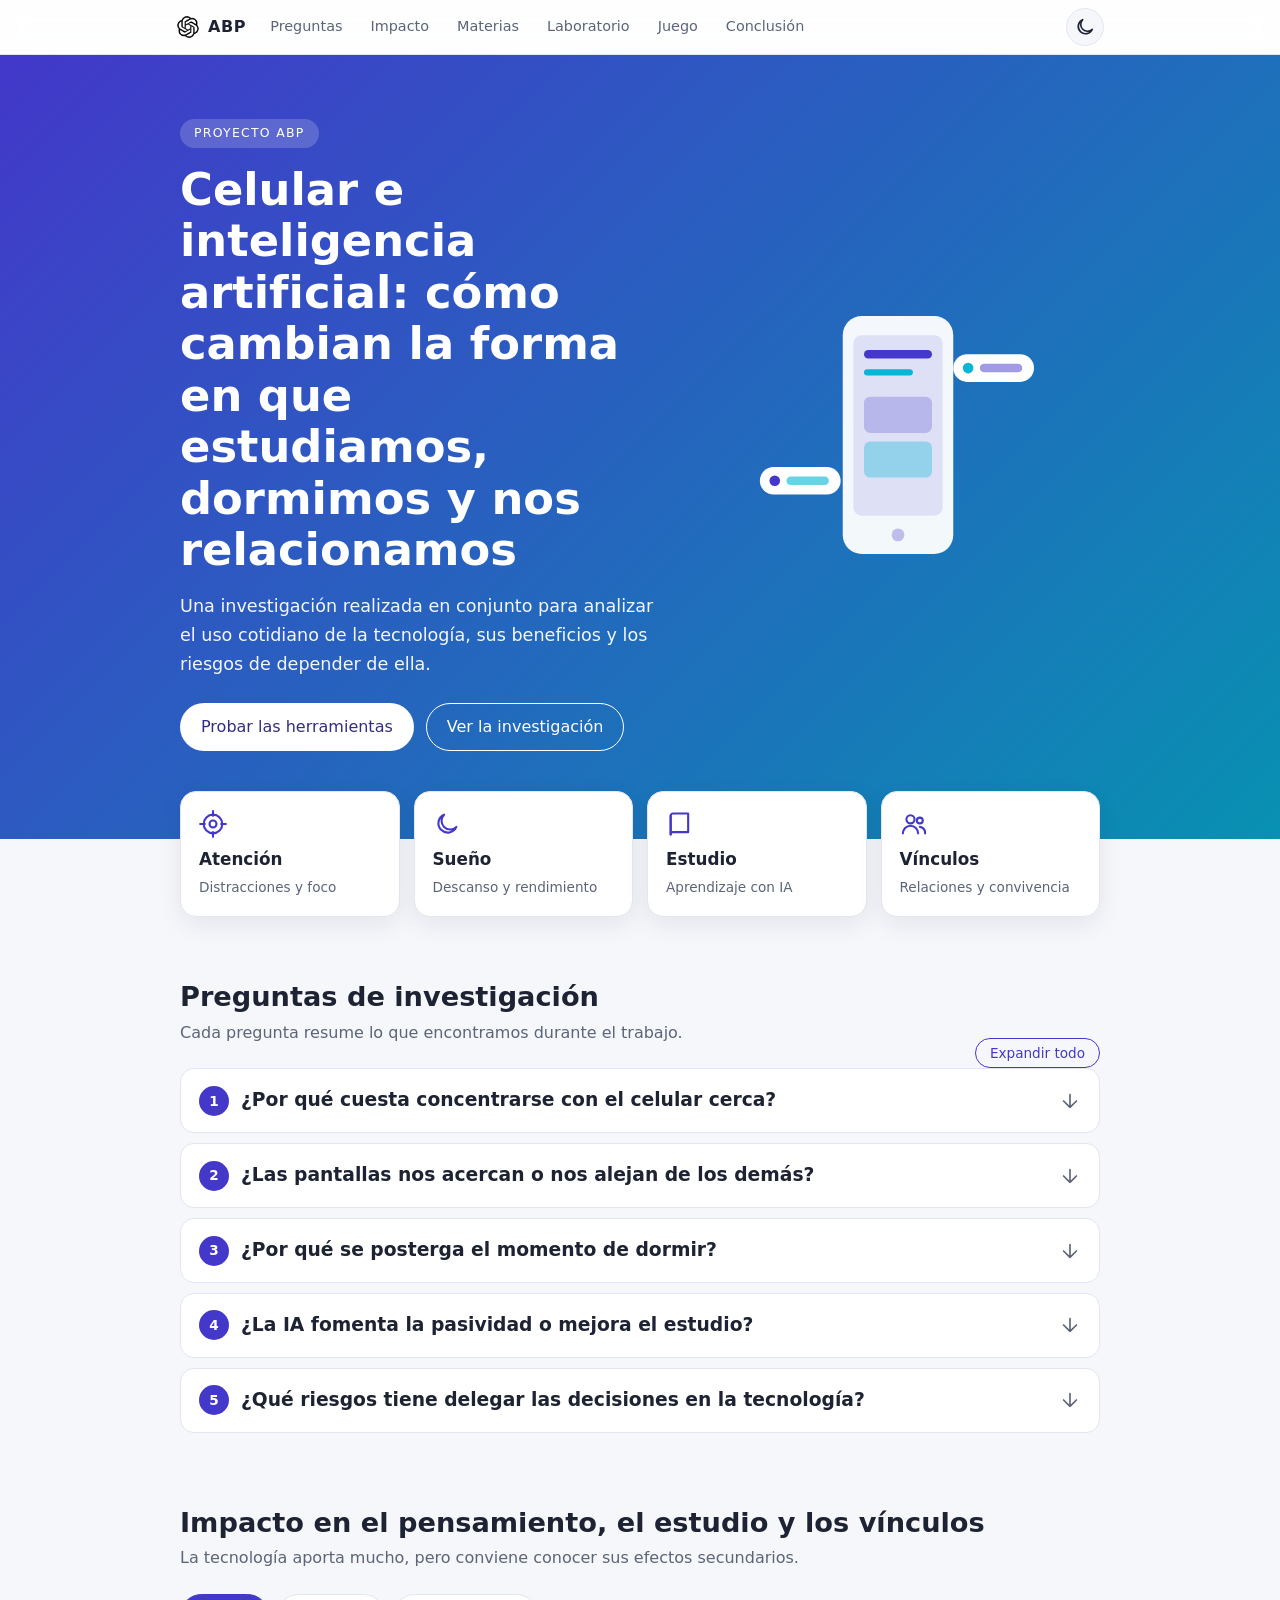
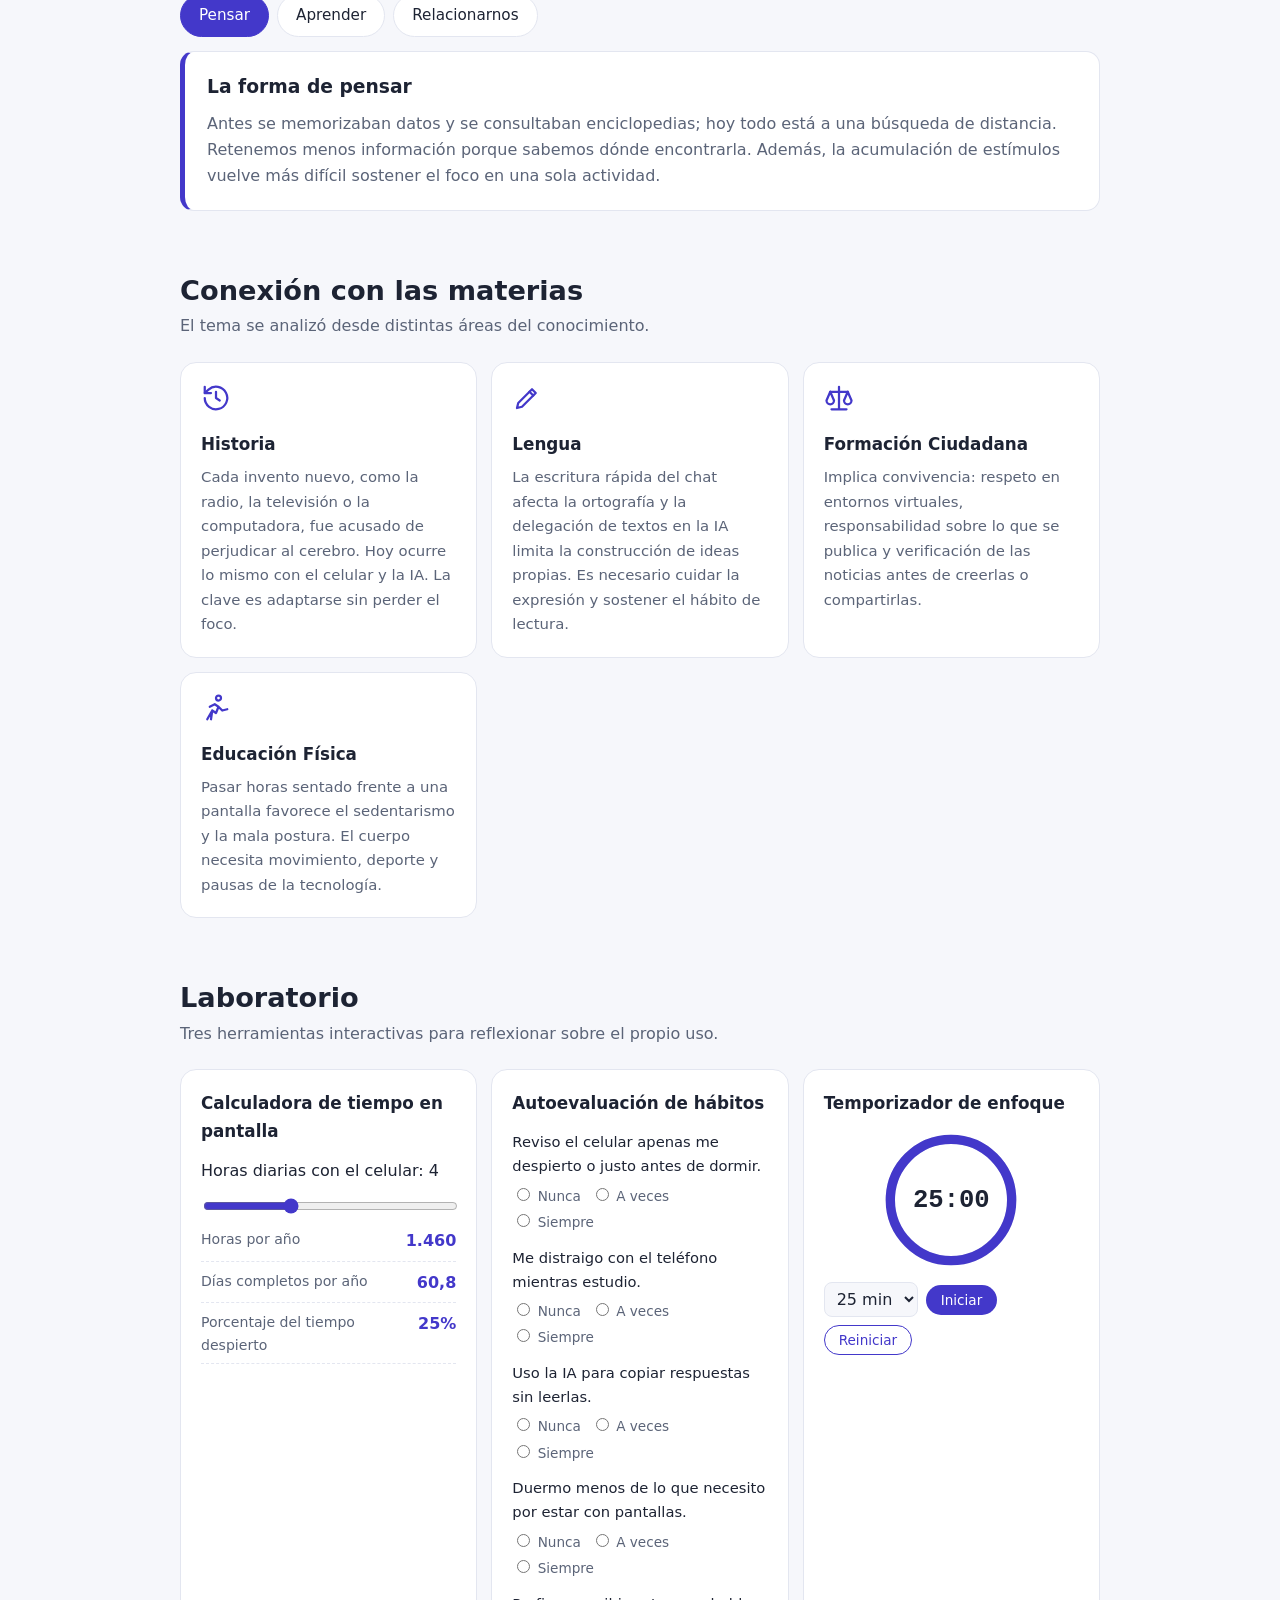
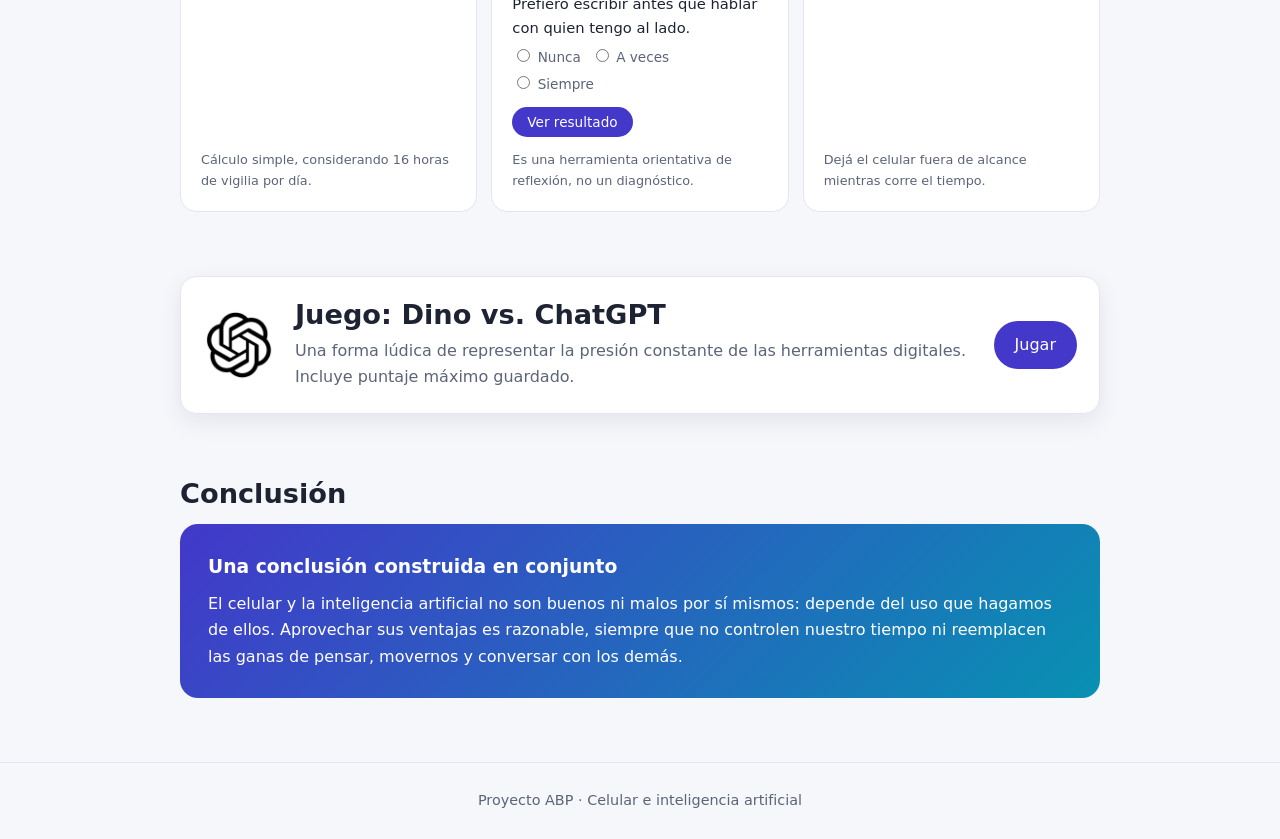
<file: index.html>
<!DOCTYPE html>
<html lang="es">
<head>
<meta charset="UTF-8">
<meta name="viewport" content="width=device-width, initial-scale=1">
<title>Celular e inteligencia artificial | Proyecto ABP</title>
<meta name="description" content="Proyecto de Aprendizaje Basado en Proyectos sobre cómo el celular y la inteligencia artificial influyen en el estudio, el sueño y los vínculos.">
<meta name="theme-color" content="#4338ca">
<link rel="icon" href="logo.png">
<script>try{var t=localStorage.getItem('theme');if(t)document.documentElement.dataset.theme=t}catch(e){}</script>
<link rel="stylesheet" href="assets/css/style.css">
</head>
<body>
<a class="skip" href="#contenido">Saltar al contenido</a>
<div id="bar" role="presentation"></div>

<svg width="0" height="0" style="position:absolute" aria-hidden="true">
<symbol id="i-focus" viewBox="0 0 24 24"><circle cx="12" cy="12" r="8"/><circle cx="12" cy="12" r="3"/><path d="M12 1v4M12 19v4M1 12h4M19 12h4"/></symbol>
<symbol id="i-moon" viewBox="0 0 24 24"><path d="M20 14.5A8 8 0 1 1 9.5 4a6.5 6.5 0 0 0 10.5 10.5z"/></symbol>
<symbol id="i-book" viewBox="0 0 24 24"><path d="M4 5a2 2 0 0 1 2-2h13v16H6a2 2 0 0 0-2 2z"/><path d="M4 21V5"/></symbol>
<symbol id="i-users" viewBox="0 0 24 24"><circle cx="9" cy="8" r="3.5"/><path d="M2.5 20a6.5 6.5 0 0 1 13 0"/><circle cx="17" cy="9" r="2.5"/><path d="M17 14.5a5 5 0 0 1 4.5 5.5"/></symbol>
<symbol id="i-history" viewBox="0 0 24 24"><path d="M3 12a9 9 0 1 0 3-6.7L3 8"/><path d="M3 3v5h5M12 7v5l3 2"/></symbol>
<symbol id="i-pen" viewBox="0 0 24 24"><path d="M4 20l1-4L16 5l3 3L8 19z"/><path d="M14 7l3 3"/></symbol>
<symbol id="i-scale" viewBox="0 0 24 24"><path d="M12 3v18M6 21h12M5 7h14"/><path d="M5 7l-3 7a3 3 0 0 0 6 0zM19 7l-3 7a3 3 0 0 0 6 0z"/></symbol>
<symbol id="i-run" viewBox="0 0 24 24"><circle cx="14" cy="4" r="2"/><path d="M5 21l4-7 3 2 2-5-3-2-4 2M14 11l3 3 4-1M9 14l-1 7"/></symbol>
<symbol id="i-sun" viewBox="0 0 24 24"><circle cx="12" cy="12" r="4"/><path d="M12 2v2M12 20v2M2 12h2M20 12h2M5 5l1.5 1.5M17.5 17.5L19 19M5 19l1.5-1.5M17.5 6.5L19 5"/></symbol>
<symbol id="i-up" viewBox="0 0 24 24"><path d="M12 19V5M5 12l7-7 7 7"/></symbol>
</svg>

<header class="top">
  <nav aria-label="Principal">
    <a class="brand" href="#inicio"><img src="logo.png" alt="" width="24" height="24">ABP</a>
    <div class="links">
      <a href="#preguntas">Preguntas</a><a href="#impacto">Impacto</a><a href="#materias">Materias</a>
      <a href="#laboratorio">Laboratorio</a><a href="#juego">Juego</a><a href="#conclusion">Conclusión</a>
    </div>
    <button id="theme" class="icon-btn" type="button" aria-label="Cambiar tema"><svg class="ic"><use href="#i-sun"/></svg></button>
  </nav>
</header>

<main id="contenido">
<section class="hero" id="inicio">
  <div class="wrap hero-grid">
    <div>
      <span class="tag">Proyecto ABP</span>
      <h1>Celular e inteligencia artificial: cómo cambian la forma en que estudiamos, dormimos y nos relacionamos</h1>
      <p class="lead">Una investigación realizada en conjunto para analizar el uso cotidiano de la tecnología, sus beneficios y los riesgos de depender de ella.</p>
      <div class="cta"><a class="btn" href="#laboratorio">Probar las herramientas</a><a class="btn ghost" href="#preguntas">Ver la investigación</a></div>
    </div>
    <svg class="art" viewBox="0 0 320 320" role="img" aria-label="Ilustración de un teléfono con ondas de señal">
      <circle class="ring r1" cx="160" cy="160" r="70"/><circle class="ring r2" cx="160" cy="160" r="70"/><circle class="ring r3" cx="160" cy="160" r="70"/>
      <g class="float"><rect x="108" y="48" width="104" height="224" rx="18" fill="#fff" opacity=".95"/><rect x="118" y="66" width="84" height="170" rx="8" fill="#4338ca" opacity=".12"/>
      <rect x="128" y="80" width="64" height="8" rx="4" fill="#4338ca"/><rect x="128" y="98" width="46" height="6" rx="3" fill="#06b6d4"/>
      <rect x="128" y="124" width="64" height="34" rx="6" fill="#4338ca" opacity=".25"/><rect x="128" y="166" width="64" height="34" rx="6" fill="#06b6d4" opacity=".35"/>
      <circle cx="160" cy="254" r="6" fill="#4338ca" opacity=".3"/></g>
      <g class="chip c1"><rect x="212" y="84" width="76" height="26" rx="13" fill="#fff"/><circle cx="226" cy="97" r="5" fill="#06b6d4"/><rect x="237" y="93" width="40" height="8" rx="4" fill="#4338ca" opacity=".5"/></g>
      <g class="chip c2"><rect x="30" y="190" width="76" height="26" rx="13" fill="#fff"/><circle cx="44" cy="203" r="5" fill="#4338ca"/><rect x="55" y="199" width="40" height="8" rx="4" fill="#06b6d4" opacity=".6"/></g>
    </svg>
  </div>
</section>

<div class="wrap">
  <div class="stats reveal">
    <div class="stat"><svg class="ic"><use href="#i-focus"/></svg><b>Atención</b><span>Distracciones y foco</span></div>
    <div class="stat"><svg class="ic"><use href="#i-moon"/></svg><b>Sueño</b><span>Descanso y rendimiento</span></div>
    <div class="stat"><svg class="ic"><use href="#i-book"/></svg><b>Estudio</b><span>Aprendizaje con IA</span></div>
    <div class="stat"><svg class="ic"><use href="#i-users"/></svg><b>Vínculos</b><span>Relaciones y convivencia</span></div>
  </div>

  <section id="preguntas" class="reveal">
    <div class="head"><div><h2>Preguntas de investigación</h2><p class="sub">Cada pregunta resume lo que encontramos durante el trabajo.</p></div>
    <button id="toggleAll" class="btn ghost sm" type="button">Expandir todo</button></div>
    <div class="acc-list">
      <div class="acc"><h3><button type="button" aria-expanded="false"><span class="num">1</span>¿Por qué cuesta concentrarse con el celular cerca?<svg class="ic arrow"><use href="#i-up"/></svg></button></h3><div class="panel"><p>Aun sin notificaciones, la sola presencia del teléfono genera el impulso de revisarlo. Una interrupción breve basta para perder el hilo de la tarea. Los videos cortos agravan el efecto: acostumbran al cerebro a estímulos muy rápidos y dificultan sostener la lectura o la atención en clase.</p></div></div>
      <div class="acc"><h3><button type="button" aria-expanded="false"><span class="num">2</span>¿Las pantallas nos acercan o nos alejan de los demás?<svg class="ic arrow"><use href="#i-up"/></svg></button></h3><div class="panel"><p>Ambas cosas. Facilitan la comunicación inmediata y la organización de grupos de estudio. Pero también reducen la conversación presencial: es frecuente compartir una mesa con todos mirando la pantalla. Aumenta la comunicación escrita y disminuye el contacto cara a cara.</p></div></div>
      <div class="acc"><h3><button type="button" aria-expanded="false"><span class="num">3</span>¿Por qué se posterga el momento de dormir?<svg class="ic arrow"><use href="#i-up"/></svg></button></h3><div class="panel"><p>El desplazamiento infinito de contenido convierte unos minutos en horas. La consecuencia es doble: se duerme menos y, al día siguiente, disminuyen la atención y el rendimiento escolar.</p></div></div>
      <div class="acc"><h3><button type="button" aria-expanded="false"><span class="num">4</span>¿La IA fomenta la pasividad o mejora el estudio?<svg class="ic arrow"><use href="#i-up"/></svg></button></h3><div class="panel"><p>Depende del uso. Copiar una respuesta sin leerla no genera aprendizaje. En cambio, pedirle explicaciones alternativas o preguntas de práctica antes de una evaluación puede ser una ayuda muy eficaz.</p></div></div>
      <div class="acc"><h3><button type="button" aria-expanded="false"><span class="num">5</span>¿Qué riesgos tiene delegar las decisiones en la tecnología?<svg class="ic arrow"><use href="#i-up"/></svg></button></h3><div class="panel"><p>La dependencia. Usar el GPS o pedir textos a la IA en todo momento reduce la práctica de razonar y resolver problemas por cuenta propia. Las herramientas deben complementar el pensamiento, no reemplazarlo.</p></div></div>
    </div>
  </section>

  <section id="impacto" class="reveal">
    <h2>Impacto en el pensamiento, el estudio y los vínculos</h2>
    <p class="sub">La tecnología aporta mucho, pero conviene conocer sus efectos secundarios.</p>
    <div class="tabs" role="tablist" aria-label="Áreas de impacto">
      <button class="tab" role="tab" id="tab1" aria-controls="t1" aria-selected="true">Pensar</button>
      <button class="tab" role="tab" id="tab2" aria-controls="t2" aria-selected="false" tabindex="-1">Aprender</button>
      <button class="tab" role="tab" id="tab3" aria-controls="t3" aria-selected="false" tabindex="-1">Relacionarnos</button>
    </div>
    <div id="t1" class="box" role="tabpanel" aria-labelledby="tab1"><h3>La forma de pensar</h3><p>Antes se memorizaban datos y se consultaban enciclopedias; hoy todo está a una búsqueda de distancia. Retenemos menos información porque sabemos dónde encontrarla. Además, la acumulación de estímulos vuelve más difícil sostener el foco en una sola actividad.</p></div>
    <div id="t2" class="box" role="tabpanel" aria-labelledby="tab2" hidden><h3>La forma de aprender</h3><p>Internet y la IA ofrecen explicaciones, resúmenes y ejemplos al instante. Sin embargo, acceder a una respuesta no equivale a comprenderla. Sin razonamiento propio, el conocimiento no se consolida y aparecen dificultades en las evaluaciones.</p></div>
    <div id="t3" class="box" role="tabpanel" aria-labelledby="tab3" hidden><h3>Los vínculos</h3><p>Cambió el modo de comunicarnos: predominan los audios y los stickers sobre las llamadas, y es habitual ver reuniones donde varias personas miran el teléfono. Las redes conectan, pero no sustituyen una conversación presencial.</p></div>
  </section>

  <section id="materias" class="reveal">
    <h2>Conexión con las materias</h2>
    <p class="sub">El tema se analizó desde distintas áreas del conocimiento.</p>
    <div class="grid">
      <article class="card"><svg class="ic"><use href="#i-history"/></svg><h3>Historia</h3><p>Cada invento nuevo, como la radio, la televisión o la computadora, fue acusado de perjudicar al cerebro. Hoy ocurre lo mismo con el celular y la IA. La clave es adaptarse sin perder el foco.</p></article>
      <article class="card"><svg class="ic"><use href="#i-pen"/></svg><h3>Lengua</h3><p>La escritura rápida del chat afecta la ortografía y la delegación de textos en la IA limita la construcción de ideas propias. Es necesario cuidar la expresión y sostener el hábito de lectura.</p></article>
      <article class="card"><svg class="ic"><use href="#i-scale"/></svg><h3>Formación Ciudadana</h3><p>Implica convivencia: respeto en entornos virtuales, responsabilidad sobre lo que se publica y verificación de las noticias antes de creerlas o compartirlas.</p></article>
      <article class="card"><svg class="ic"><use href="#i-run"/></svg><h3>Educación Física</h3><p>Pasar horas sentado frente a una pantalla favorece el sedentarismo y la mala postura. El cuerpo necesita movimiento, deporte y pausas de la tecnología.</p></article>
    </div>
  </section>

  <section id="laboratorio" class="reveal">
    <h2>Laboratorio</h2>
    <p class="sub">Tres herramientas interactivas para reflexionar sobre el propio uso.</p>
    <div class="lab">
      <article class="tool">
        <h3>Calculadora de tiempo en pantalla</h3>
        <label for="hours">Horas diarias con el celular: <output id="hoursOut">4</output></label>
        <input id="hours" type="range" min="0" max="12" step="0.5" value="4">
        <dl class="res"><div><dt>Horas por año</dt><dd id="rYear">0</dd></div><div><dt>Días completos por año</dt><dd id="rDays">0</dd></div><div><dt>Porcentaje del tiempo despierto</dt><dd id="rPct">0%</dd></div></dl>
        <p class="note">Cálculo simple, considerando 16 horas de vigilia por día.</p>
      </article>

      <article class="tool">
        <h3>Autoevaluación de hábitos</h3>
        <form id="quiz"></form>
        <div id="quizOut" class="verdict" aria-live="polite" hidden></div>
        <p class="note">Es una herramienta orientativa de reflexión, no un diagnóstico.</p>
      </article>

      <article class="tool">
        <h3>Temporizador de enfoque</h3>
        <div class="timer"><svg viewBox="0 0 120 120" aria-hidden="true"><circle class="bg" cx="60" cy="60" r="52"/><circle id="tRing" class="fg" cx="60" cy="60" r="52"/></svg><span id="tTime" role="timer">25:00</span></div>
        <div class="row">
          <label class="sr" for="tLen">Duración</label>
          <select id="tLen"><option value="15">15 min</option><option value="25" selected>25 min</option><option value="45">45 min</option></select>
          <button id="tGo" class="btn sm" type="button">Iniciar</button><button id="tReset" class="btn ghost sm" type="button">Reiniciar</button>
        </div>
        <p class="note">Dejá el celular fuera de alcance mientras corre el tiempo.</p>
      </article>
    </div>
  </section>

  <section id="juego" class="reveal">
    <div class="play">
      <img src="logo.png" alt="Logo utilizado en el juego" width="72" height="72">
      <div><h2>Juego: Dino vs. ChatGPT</h2><p class="sub">Una forma lúdica de representar la presión constante de las herramientas digitales. Incluye puntaje máximo guardado.</p></div>
      <a class="btn" href="Dino vs. ChatGPT.html">Jugar</a>
    </div>
  </section>

  <section id="conclusion" class="reveal">
    <h2>Conclusión</h2>
    <div class="conclusion"><h3>Una conclusión construida en conjunto</h3><p>El celular y la inteligencia artificial no son buenos ni malos por sí mismos: depende del uso que hagamos de ellos. Aprovechar sus ventajas es razonable, siempre que no controlen nuestro tiempo ni reemplacen las ganas de pensar, movernos y conversar con los demás.</p></div>
  </section>
</div>
</main>

<footer><div class="wrap">Proyecto ABP · Celular e inteligencia artificial</div></footer>
<button id="top" class="fab" type="button" aria-label="Volver arriba" hidden><svg class="ic"><use href="#i-up"/></svg></button>
<script src="assets/js/main.js" defer></script>
</body>
</html>
</file>
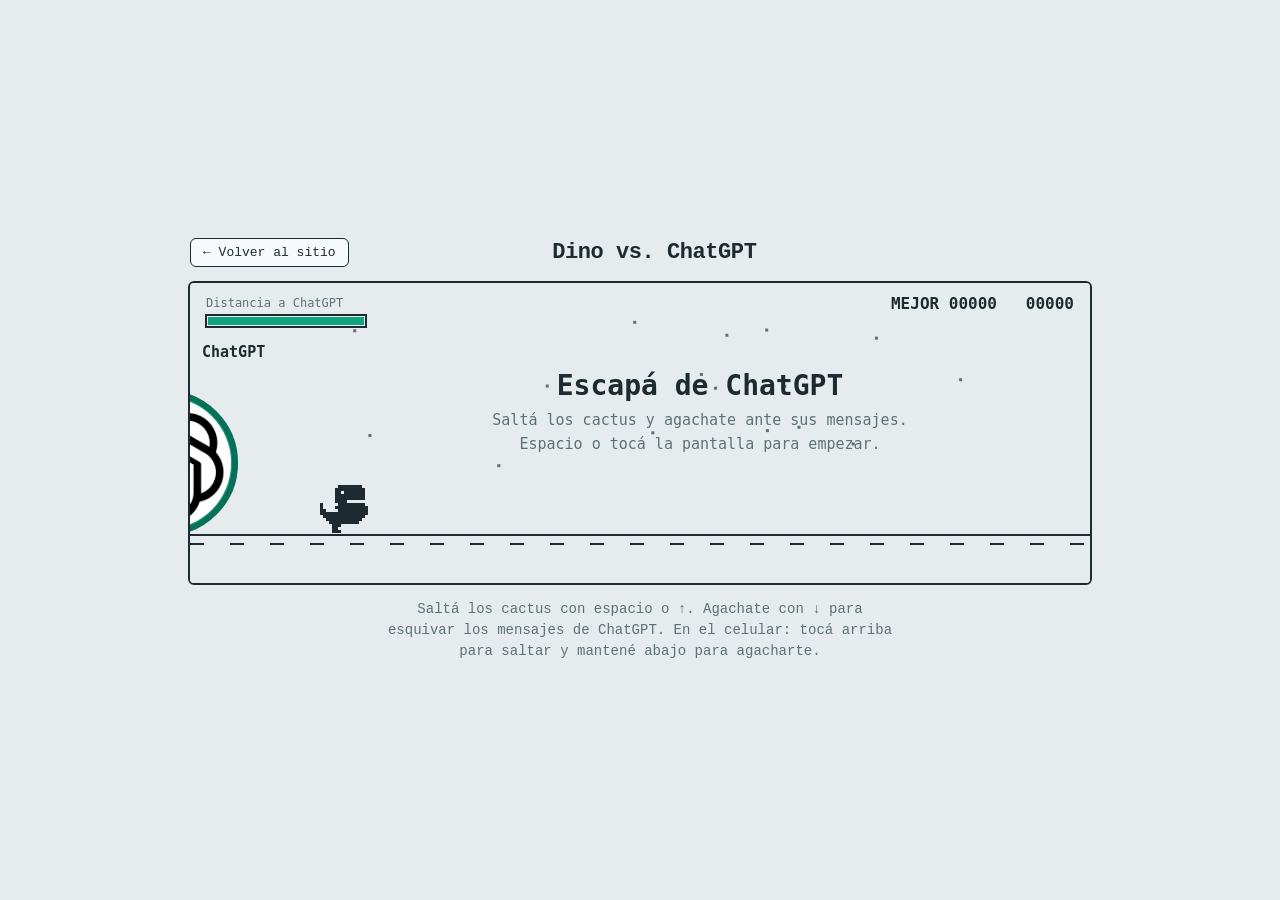
<file: Dino vs. ChatGPT.html>
<!doctype html>
<html lang="es">
<head>
<meta charset="utf-8">
<meta name="viewport" content="width=device-width, initial-scale=1, viewport-fit=cover">
<title>Dino vs. ChatGPT | Proyecto ABP</title>
<style>
:root{--bg:#e6ecee;--ink:#1d2a2f;--ai:#10a37f;--ai2:#0a6f56;--panel:#f7fafa;--mute:#5d7077;--warn:#d6453d;
box-sizing:border-box;padding-top:env(safe-area-inset-top,0px);padding-bottom:env(safe-area-inset-bottom,0px)}
@media (prefers-color-scheme:dark){:root:not([data-theme="light"]){color-scheme:dark;--bg:#10181b;--ink:#dfe9ec;--ai:#19c39a;--ai2:#0e8a6f;--panel:#1a272b;--mute:#8aa0a7;--warn:#ff6b60}}
:root[data-theme="dark"]{color-scheme:dark;--bg:#10181b;--ink:#dfe9ec;--ai:#19c39a;--ai2:#0e8a6f;--panel:#1a272b;--mute:#8aa0a7;--warn:#ff6b60}
html,body{height:100%}
html{scroll-padding-top:env(safe-area-inset-top,0px)}
body{margin:0;background:var(--bg);color:var(--ink);font-family:ui-monospace,"Courier New",monospace;display:flex;flex-direction:column;align-items:center;justify-content:center;gap:14px;padding:12px;box-sizing:border-box}

/* Estilo de la barra superior con el botón de volver */
.top-bar{width:min(100%,900px);display:flex;justify-content:space-between;align-items:center;}
.back-btn{color:var(--ink);text-decoration:none;background:var(--panel);border:1px solid var(--ink);padding:6px 12px;border-radius:6px;font-size:13px;transition:all .2s;}
.back-btn:hover{background:var(--ai);color:#fff;border-color:var(--ai);}

h1{margin:0;font-size:clamp(16px,3vw,22px);font-weight:700;letter-spacing:-.02em}
canvas{width:min(100%,900px);height:auto;aspect-ratio:3/1;background:var(--bg);border:2px solid var(--ink);border-radius:6px;touch-action:none;cursor:pointer;display:block}
canvas:focus-visible{outline:3px solid var(--ai);outline-offset:3px}
p{margin:0;max-width:60ch;text-align:center;font-size:14px;line-height:1.5;color:var(--mute)}
</style>
</head>
<body>

<div class="top-bar">
  <a href="index.html" class="back-btn">← Volver al sitio</a>
  <h1>Dino vs. ChatGPT</h1>
  <div style="width: 130px;"></div> <!-- Espaciador invisible para centrar el título -->
</div>

<canvas id="c" tabindex="0" aria-label="Juego: un dinosaurio escapa de ChatGPT"></canvas>
<p>Saltá los cactus con espacio o ↑. Agachate con ↓ para esquivar los mensajes de ChatGPT. En el celular: tocá arriba para saltar y mantené abajo para agacharte.</p>

<script>
const cv=document.getElementById('c'),x=cv.getContext('2d');
const W=900,H=300,G=250,DX=130,MAXGAP=240;
const dpr=Math.min(window.devicePixelRatio||1,2);
cv.width=W*dpr;cv.height=H*dpr;x.setTransform(dpr,0,0,dpr,0,0);
if(!x.roundRect)x.roundRect=function(a,b,c,d){this.rect(a,b,c,d)};
const reduce=matchMedia('(prefers-reduced-motion: reduce)').matches;

// Carga del logo de ChatGPT descargado en la misma carpeta (cambiá 'logo.png' por el nombre de tu archivo)
const chatGPTLogo = new Image();
chatGPTLogo.src = 'logo.png';

const TXT=["Como modelo de lenguaje de OpenAI…","¡Excelente pregunta!","Claro, te explico en 5 puntos:","Pensando…","Aquí tienes un resumen:","Puedo ayudarte con eso.","¿Quieres que lo profundice?"];
let S,started=false,down=false,jumpBuf=0,best=0,C={};
try{best=+localStorage.getItem('dinoia-best')||0}catch(e){}
function reset(){S={t:0,dist:0,speed:300,dy:0,vy:0,duck:false,gap:MAXGAP,inv:0,shake:0,obs:[],bub:[],nextObs:1.2,nextBub:5,over:false,overT:0,
specks:Array.from({length:16},()=>({x:Math.random()*W,y:30+Math.random()*160,s:.15+Math.random()*.4}))}}
reset();
const score=()=>Math.floor(S.dist/10);
const edge=()=>DX+10-S.gap*.4;
function press(){
  if(!started){started=true;return}
  if(S.over){if(S.overT>.5)reset();return}
  jumpBuf=.14;
}
addEventListener('keydown',e=>{
  if(['Space','ArrowUp','KeyW'].includes(e.code)){e.preventDefault();if(!e.repeat)press()}
  if(['ArrowDown','KeyS'].includes(e.code)){e.preventDefault();down=true}
});
addEventListener('keyup',e=>{if(['ArrowDown','KeyS'].includes(e.code))down=false});
cv.addEventListener('pointerdown',e=>{
  const r=cv.getBoundingClientRect();
  if(started&&!S.over&&(e.clientY-r.top)>r.height*.6){down=true}else press();
});
addEventListener('pointerup',()=>{down=false});
addEventListener('pointercancel',()=>{down=false});
function overlap(a,b){return a.x<b.x+b.w&&a.x+a.w>b.x&&a.y<b.y+b.h&&a.y+a.h>b.y}
function hit(){
  if(S.inv>0)return false;
  S.gap-=75;S.inv=1;S.shake=reduce?0:.25;
  if(S.gap<=0){S.gap=0;S.over=true;S.overT=0;
    if(score()>best){best=score();try{localStorage.setItem('dinoia-best',best)}catch(e){}}}
  return true;
}
function update(dt){
  S.t+=dt;
  S.speed=Math.min(640,S.speed+5*dt);
  S.dist+=S.speed*dt;
  jumpBuf-=dt;S.inv-=dt;S.shake-=dt;
  if(jumpBuf>0&&S.dy===0){S.vy=620;jumpBuf=0}
  S.vy-=(down&&S.dy>0?4800:1900)*dt;
  S.dy+=S.vy*dt;
  if(S.dy<=0){S.dy=0;S.vy=0}
  S.duck=down&&S.dy===0;
  const maxGap=Math.max(110,MAXGAP-S.dist/220);
  S.gap=Math.min(maxGap,S.gap+8*dt);
  S.nextObs-=dt;
  if(S.nextObs<=0){
    const k=Math.floor(Math.random()*3);
    S.obs.push({x:W+20,k,w:[18,22,44][k],h:[38,56,40][k]});
    S.nextObs=(460+Math.random()*460)/S.speed;
  }
  S.nextBub-=dt;
  if(S.nextBub<=0){
    if(S.obs.some(o=>o.x>DX-20&&o.x<DX+280)){S.nextBub=.5}
    else{
      x.font='13px ui-monospace,monospace';
      const text=TXT[Math.floor(Math.random()*TXT.length)];
      S.bub.push({wait:.9,x:0,text,w:x.measureText(text).width+24});
      S.nextBub=3+Math.random()*3;
    }
  }
  for(const o of S.obs)o.x-=S.speed*dt;
  S.obs=S.obs.filter(o=>o.x>-70);
  for(const b of S.bub){
    if(b.wait>0){b.wait-=dt;if(b.wait<=0)b.x=edge()-10}
    else b.x+=380*dt;
  }
  S.bub=S.bub.filter(b=>b.wait>0||b.x<W+60);
  const hh=S.duck?26:46;
  const db={x:DX+8,y:G-S.dy-hh+3,w:S.duck?38:30,h:hh-6};
  for(const o of S.obs.slice()){
    if(overlap(db,{x:o.x+2,y:G-o.h,w:o.w-4,h:o.h})&&hit())S.obs.splice(S.obs.indexOf(o),1);
  }
  for(const b of S.bub.slice()){
    if(b.wait<=0&&overlap(db,{x:b.x,y:G-64,w:b.w,h:26})&&hit())S.bub.splice(S.bub.indexOf(b),1);
  }
  for(const s of S.specks){s.x-=S.speed*s.s*dt;if(s.x<-4){s.x=W+4;s.y=30+Math.random()*160}}
}
const SPR=["      ########","     ##########","     ## #######","     ##########","     ##########","     ####","#     #########","#    ###########","##    ############","################"," ##############","  ############","   ##########","    ###  ###","    ##    ##","    ###   ###"].map(r=>r.padEnd(16,' '));
function cactus(o){
  const part=(px,w,h)=>{
    const t=Math.max(6,w*.36);
    x.fillRect(px+(w-t)/2,G-h,t,h);
    x.fillRect(px,G-h*.62,w*.34,5);x.fillRect(px,G-h*.62-h*.2,5,h*.2+5);
    x.fillRect(px+w*.66,G-h*.5,w*.34,5);x.fillRect(px+w-5,G-h*.5-h*.22,5,h*.22+5);
  };
  if(o.k===2){part(o.x,20,o.h);part(o.x+24,20,o.h-8)}else part(o.x,o.w,o.h);
}
function dino(){
  const blink=S.inv>0&&Math.floor(S.t*20)%2===0;
  if(blink)return;
  x.save();
  if(S.duck){x.translate(DX,G);x.scale(1.2,.55);x.translate(0,-48)}else x.translate(DX,G-S.dy-48);
  x.fillStyle=C.ink;
  const f=Math.floor(S.dist/40)%2,air=S.dy>0;
  for(let r=0;r<16;r++)for(let c=0;c<16;c++){
    if(SPR[r][c]!=='#')continue;
    if(r>=13&&!air&&!(f?c>=8:c<8))continue;
    x.fillRect(c*3,r*3,3,3);
  }
  x.restore();
}
function ai(talking){
  const e = edge(), r = 70, cx = e - r + 8 * Math.sin(S.t * 5), cy = G - 70;

  // Fondo circular
  x.fillStyle = C.ai;
  x.beginPath();
  x.arc(cx, cy, r, 0, Math.PI * 2);
  x.fill();

  // Logo de ChatGPT recortado en círculo si ya cargó
  if (chatGPTLogo.complete && chatGPTLogo.naturalWidth !== 0) {
    x.save();
    x.beginPath();
    x.arc(cx, cy, r - 4, 0, Math.PI * 2);
    x.clip();
    x.drawImage(chatGPTLogo, cx - (r - 4), cy - (r - 4), (r - 4) * 2, (r - 4) * 2);
    x.restore();
  }

  // Borde del círculo
  x.strokeStyle = C.ai2;
  x.lineWidth = 6;
  x.beginPath();
  x.arc(cx, cy, r, 0, Math.PI * 2);
  x.stroke();

  x.fillStyle = C.ink;x.font = '700 15px ui-monospace,monospace';x.textAlign = 'left';x.textBaseline = 'alphabetic';x.fillText('ChatGPT', 12, 74);
}
function bubbles(){
  x.font='13px ui-monospace,monospace';x.textBaseline='middle';
  for(const b of S.bub){
    if(b.wait>0){
      const bx=edge()+8,by=G-64;
      x.fillStyle=C.panel;x.strokeStyle=C.ink;x.lineWidth=2;
      x.beginPath();x.roundRect(bx,by,50,26,13);x.fill();x.stroke();
      x.fillStyle=C.ink;
      for(let i=0;i<3;i++){x.beginPath();x.arc(bx+14+i*11,by+13-Math.max(0,Math.sin(S.t*10-i))*3,3,0,7);x.fill()}
    }else{
      x.fillStyle=C.panel;x.strokeStyle=C.ink;x.lineWidth=2;
      x.beginPath();x.roundRect(b.x,G-64,b.w,26,13);x.fill();x.stroke();
      x.fillStyle=C.ink;x.textAlign='left';x.fillText(b.text,b.x+12,G-51);
    }
  }
}
function pad(n){return String(n).padStart(5,'0')}
function overlay(t1,t2,t3){
  x.textAlign='center';x.textBaseline='alphabetic';
  x.fillStyle=C.ink;x.font='700 28px ui-monospace,monospace';x.fillText(t1,W/2+60,112);
  x.fillStyle=C.mute;x.font='15px ui-monospace,monospace';x.fillText(t2,W/2+60,142);x.fillText(t3,W/2+60,166);
}
function draw(){
  const cs=getComputedStyle(document.documentElement);
  for(const k of['bg','ink','ai','ai2','panel','mute','warn'])C[k]=cs.getPropertyValue('--'+k).trim();
  x.save();
  x.fillStyle=C.bg;x.fillRect(0,0,W,H);
  if(S.shake>0)x.translate((Math.random()-.5)*8,(Math.random()-.5)*8);
  x.fillStyle=C.mute;
  for(const s of S.specks)x.fillRect(s.x,s.y,3,3);
  x.fillStyle=C.ink;x.fillRect(0,G+1,W,2);
  for(let i=0;i<W/40+2;i++)x.fillRect(((i*40-S.dist*.9)%(W+80)+W+80)%(W+80)-40,G+10,14,2);
  for(const o of S.obs)cactus(o);
  dino();
  ai(S.bub.some(b=>b.wait>0)||S.over);
  bubbles();
  x.restore();
  x.textBaseline='alphabetic';x.textAlign='left';
  x.fillStyle=C.mute;x.font='12px ui-monospace,monospace';x.fillText('Distancia a ChatGPT',16,24);
  x.strokeStyle=C.ink;x.lineWidth=2;x.strokeRect(16,32,160,12);
  x.fillStyle=S.gap<90?C.warn:C.ai;x.fillRect(18,34,156*S.gap/MAXGAP,8);
  x.textAlign='right';x.fillStyle=C.ink;x.font='700 16px ui-monospace,monospace';
  x.fillText('MEJOR '+pad(best)+'   '+pad(score()),W-16,26);
  if(!started)overlay('Escapá de ChatGPT','Saltá los cactus y agachate ante sus mensajes.','Espacio o tocá la pantalla para empezar.');
  else if(S.over)overlay('ChatGPT te alcanzó','Ahora te va a explicar todo en 5 puntos.','Espacio o tocá para reintentar.');
}
let last=performance.now();
function loop(now){
  const dt=Math.min(.033,(now-last)/1000);last=now;
  if(started&&!S.over)update(dt);
  else if(S.over)S.overT+=dt;
  S.t+=started?0:dt;
  draw();
  requestAnimationFrame(loop);
}
requestAnimationFrame(loop);
</script>
</body>
</html>
</file>
<file: assets/css/style.css>
:root{--bg:#f6f7fb;--card:#fff;--text:#1d2333;--muted:#5b6478;--accent:#4338ca;--accent2:#0891b2;--line:#e3e6f0;--r:16px;--sh:0 8px 24px rgba(20,24,50,.08)}
:root[data-theme=dark]{color-scheme:dark;--bg:#0f1220;--card:#181c2e;--text:#eef0f8;--muted:#a3aac0;--accent:#8b8cff;--accent2:#22d3ee;--line:#2a3050;--sh:0 8px 24px rgba(0,0,0,.35)}
@media(prefers-color-scheme:dark){:root:not([data-theme=light]){color-scheme:dark;--bg:#0f1220;--card:#181c2e;--text:#eef0f8;--muted:#a3aac0;--accent:#8b8cff;--accent2:#22d3ee;--line:#2a3050;--sh:0 8px 24px rgba(0,0,0,.35)}}
*{box-sizing:border-box}
html{scroll-behavior:smooth;scroll-padding-top:72px}
body{margin:0;font-family:system-ui,-apple-system,"Segoe UI",Roboto,sans-serif;background:var(--bg);color:var(--text);line-height:1.65}
img{max-width:100%}
.wrap{max-width:960px;margin:0 auto;padding:0 20px}
.ic{width:22px;height:22px;fill:none;stroke:currentColor;stroke-width:1.8;stroke-linecap:round;stroke-linejoin:round;flex:none}
.sr{position:absolute;width:1px;height:1px;overflow:hidden;clip:rect(0 0 0 0)}
.skip{position:absolute;left:-999px;top:8px;background:var(--accent);color:#fff;padding:8px 14px;border-radius:8px;z-index:200}
.skip:focus{left:8px}
:focus-visible{outline:2px solid var(--accent2);outline-offset:2px}
#bar{position:fixed;top:0;left:0;height:3px;width:0;background:linear-gradient(90deg,var(--accent),var(--accent2));z-index:150}

.top{position:sticky;top:0;z-index:100;background:color-mix(in srgb,var(--card) 88%,transparent);backdrop-filter:blur(12px);border-bottom:1px solid var(--line)}
.top nav{max-width:960px;margin:0 auto;display:flex;align-items:center;gap:12px;padding:8px 16px}
.brand{display:flex;align-items:center;gap:8px;font-weight:700;color:var(--text);text-decoration:none;letter-spacing:.04em}
.links{display:flex;gap:4px;overflow-x:auto;flex:1;scrollbar-width:none}
.links::-webkit-scrollbar{display:none}
.links a{color:var(--muted);text-decoration:none;font-size:.9rem;padding:6px 12px;border-radius:99px;white-space:nowrap;transition:.2s}
.links a:hover{color:var(--accent);background:var(--bg)}
.links a.on{color:#fff;background:var(--accent)}
.icon-btn{border:1px solid var(--line);background:var(--bg);color:var(--text);border-radius:99px;width:38px;height:38px;display:grid;place-items:center;cursor:pointer}

.hero{background:linear-gradient(135deg,#4338ca,#0891b2);color:#fff;padding:64px 0 88px;overflow:hidden}
.hero-grid{display:grid;grid-template-columns:1.2fr 1fr;gap:32px;align-items:center}
.tag{display:inline-block;background:rgba(255,255,255,.18);padding:4px 14px;border-radius:99px;font-size:.78rem;letter-spacing:.1em;text-transform:uppercase;margin-bottom:16px}
h1{margin:0 0 16px;font-size:clamp(1.8rem,4.2vw,2.8rem);line-height:1.15}
.lead{margin:0 0 24px;font-size:1.1rem;opacity:.95;max-width:56ch}
.cta{display:flex;gap:12px;flex-wrap:wrap}
.btn{display:inline-block;border:1px solid transparent;background:#fff;color:#312e81;padding:10px 20px;border-radius:99px;font:600 .95rem inherit;font-family:inherit;text-decoration:none;cursor:pointer;transition:transform .2s,box-shadow .2s}
.btn:hover{transform:translateY(-2px);box-shadow:0 6px 16px rgba(0,0,0,.2)}
.btn.ghost{background:transparent;color:inherit;border-color:currentColor}
.btn.sm{padding:6px 14px;font-size:.85rem}
main .btn:not(.ghost){background:var(--accent);color:#fff}
main .btn.ghost{color:var(--accent)}
.hero .btn:not(.ghost){background:#fff;color:#312e81}.hero .btn.ghost{color:#fff}
.art{width:100%;max-width:340px;justify-self:center}
.ring{fill:none;stroke:#fff;stroke-width:2;opacity:0;transform-origin:160px 160px;animation:pulse 3.6s ease-out infinite}
.r2{animation-delay:1.2s}.r3{animation-delay:2.4s}
@keyframes pulse{0%{opacity:.7;transform:scale(1)}100%{opacity:0;transform:scale(2.2)}}
.float{animation:float 5s ease-in-out infinite}
.chip{animation:float 4s ease-in-out infinite}.c2{animation-delay:1.5s}
@keyframes float{50%{transform:translateY(-8px)}}

.stats{display:grid;grid-template-columns:repeat(auto-fit,minmax(170px,1fr));gap:14px;margin-top:-48px;position:relative}
.stat{background:var(--card);border:1px solid var(--line);border-radius:var(--r);padding:18px;box-shadow:var(--sh);display:flex;flex-direction:column;gap:2px}
.stat .ic{color:var(--accent);width:28px;height:28px;margin-bottom:6px}
.stat b{font-size:1.05rem}.stat span{color:var(--muted);font-size:.85rem}
section{padding-top:64px}
h2{font-size:1.7rem;margin:0 0 6px;line-height:1.2}
.sub{color:var(--muted);margin:0 0 22px}
.head{display:flex;justify-content:space-between;align-items:flex-end;gap:12px;flex-wrap:wrap}

.acc{background:var(--card);border:1px solid var(--line);border-radius:14px;margin-bottom:10px;overflow:hidden}
.acc h3{margin:0}
.acc button{all:unset;box-sizing:border-box;width:100%;cursor:pointer;display:flex;gap:12px;align-items:center;padding:16px 18px;font-weight:600}
.acc button:focus-visible{outline:2px solid var(--accent2);outline-offset:-2px}
.num{flex:none;width:30px;height:30px;border-radius:50%;background:var(--accent);color:#fff;display:grid;place-items:center;font-size:.85rem}
.arrow{margin-left:auto;color:var(--muted);transform:rotate(180deg);transition:transform .25s}
.acc.open .arrow{transform:none}
.panel{max-height:0;overflow:hidden;transition:max-height .3s ease}
.panel p{margin:0;padding:0 18px 18px 60px;color:var(--muted)}

.tabs{display:flex;gap:8px;flex-wrap:wrap;margin-bottom:14px}
.tab{border:1px solid var(--line);background:var(--card);color:var(--text);padding:8px 18px;border-radius:99px;cursor:pointer;font:inherit;font-size:.95rem}
.tab[aria-selected=true]{background:var(--accent);border-color:var(--accent);color:#fff}
.box{background:var(--card);border:1px solid var(--line);border-left:5px solid var(--accent);border-radius:14px;padding:20px 22px;animation:fade .35s ease}
.box h3{margin:0 0 8px}.box p{margin:0;color:var(--muted)}
.box[hidden]{display:none}
@keyframes fade{from{opacity:0;transform:translateY(6px)}}

.grid{display:grid;grid-template-columns:repeat(auto-fit,minmax(220px,1fr));gap:14px}
.card{background:var(--card);border:1px solid var(--line);border-radius:var(--r);padding:20px;transition:transform .25s,box-shadow .25s}
.card:hover{transform:translateY(-4px);box-shadow:var(--sh)}
.card .ic{width:30px;height:30px;color:var(--accent)}
.card h3{margin:10px 0 6px;font-size:1.05rem}.card p{margin:0;color:var(--muted);font-size:.93rem}

.lab{display:grid;grid-template-columns:repeat(auto-fit,minmax(270px,1fr));gap:14px}
.tool{background:var(--card);border:1px solid var(--line);border-radius:var(--r);padding:20px;display:flex;flex-direction:column;gap:12px}
.tool h3{margin:0;font-size:1.05rem}
.note{margin:auto 0 0;color:var(--muted);font-size:.8rem}
input[type=range]{width:100%;accent-color:var(--accent)}
.res{margin:0;display:grid;gap:8px}.res div{display:flex;justify-content:space-between;gap:8px;border-bottom:1px dashed var(--line);padding-bottom:6px}
.res dt{color:var(--muted);font-size:.88rem}.res dd{margin:0;font-weight:700;color:var(--accent)}
#quiz fieldset{border:0;padding:0;margin:0 0 10px}
#quiz legend{font-size:.92rem;margin-bottom:4px;padding:0}
#quiz label{display:inline-block;margin-right:10px;font-size:.85rem;color:var(--muted);cursor:pointer}
.verdict{border-left:4px solid var(--accent2);background:var(--bg);padding:10px 14px;border-radius:8px;font-size:.92rem}
select{border:1px solid var(--line);background:var(--bg);color:var(--text);border-radius:8px;padding:6px 8px;font:inherit}
.row{display:flex;gap:8px;flex-wrap:wrap;align-items:center}
.timer{position:relative;width:140px;height:140px;margin:0 auto}
.timer svg{width:100%;height:100%;transform:rotate(-90deg)}
.timer circle{fill:none;stroke-width:8}.timer .bg{stroke:var(--line)}
.timer .fg{stroke:var(--accent);stroke-linecap:round;stroke-dasharray:326.7;stroke-dashoffset:0;transition:stroke-dashoffset 1s linear}
.timer span{position:absolute;inset:0;display:grid;place-items:center;font:700 1.6rem ui-monospace,monospace}

.play{display:flex;align-items:center;gap:20px;flex-wrap:wrap;background:var(--card);border:1px solid var(--line);border-radius:var(--r);padding:22px;box-shadow:var(--sh)}
.play img{border-radius:50%}.play div{flex:1;min-width:220px}.play .sub{margin:0}
.conclusion{background:linear-gradient(135deg,#4338ca,#0891b2);color:#fff;border-radius:18px;padding:28px;margin-top:14px}
.conclusion h3{margin:0 0 8px}.conclusion p{margin:0}
footer{margin-top:64px;text-align:center;color:var(--muted);padding:26px 0;border-top:1px solid var(--line);font-size:.9rem}
.fab{position:fixed;right:18px;bottom:18px;width:46px;height:46px;border-radius:50%;border:0;background:var(--accent);color:#fff;display:grid;place-items:center;cursor:pointer;box-shadow:var(--sh);z-index:90}
.fab[hidden]{display:none}
.reveal{opacity:0;transform:translateY(18px);transition:opacity .6s,transform .6s}
.reveal.show{opacity:1;transform:none}
@media(max-width:760px){.hero-grid{grid-template-columns:1fr}.art{max-width:240px}.brand{display:none}.panel p{padding-left:18px}}
@media(prefers-reduced-motion:reduce){*{animation:none!important;transition:none!important}html{scroll-behavior:auto}.reveal{opacity:1;transform:none}}
</file>
